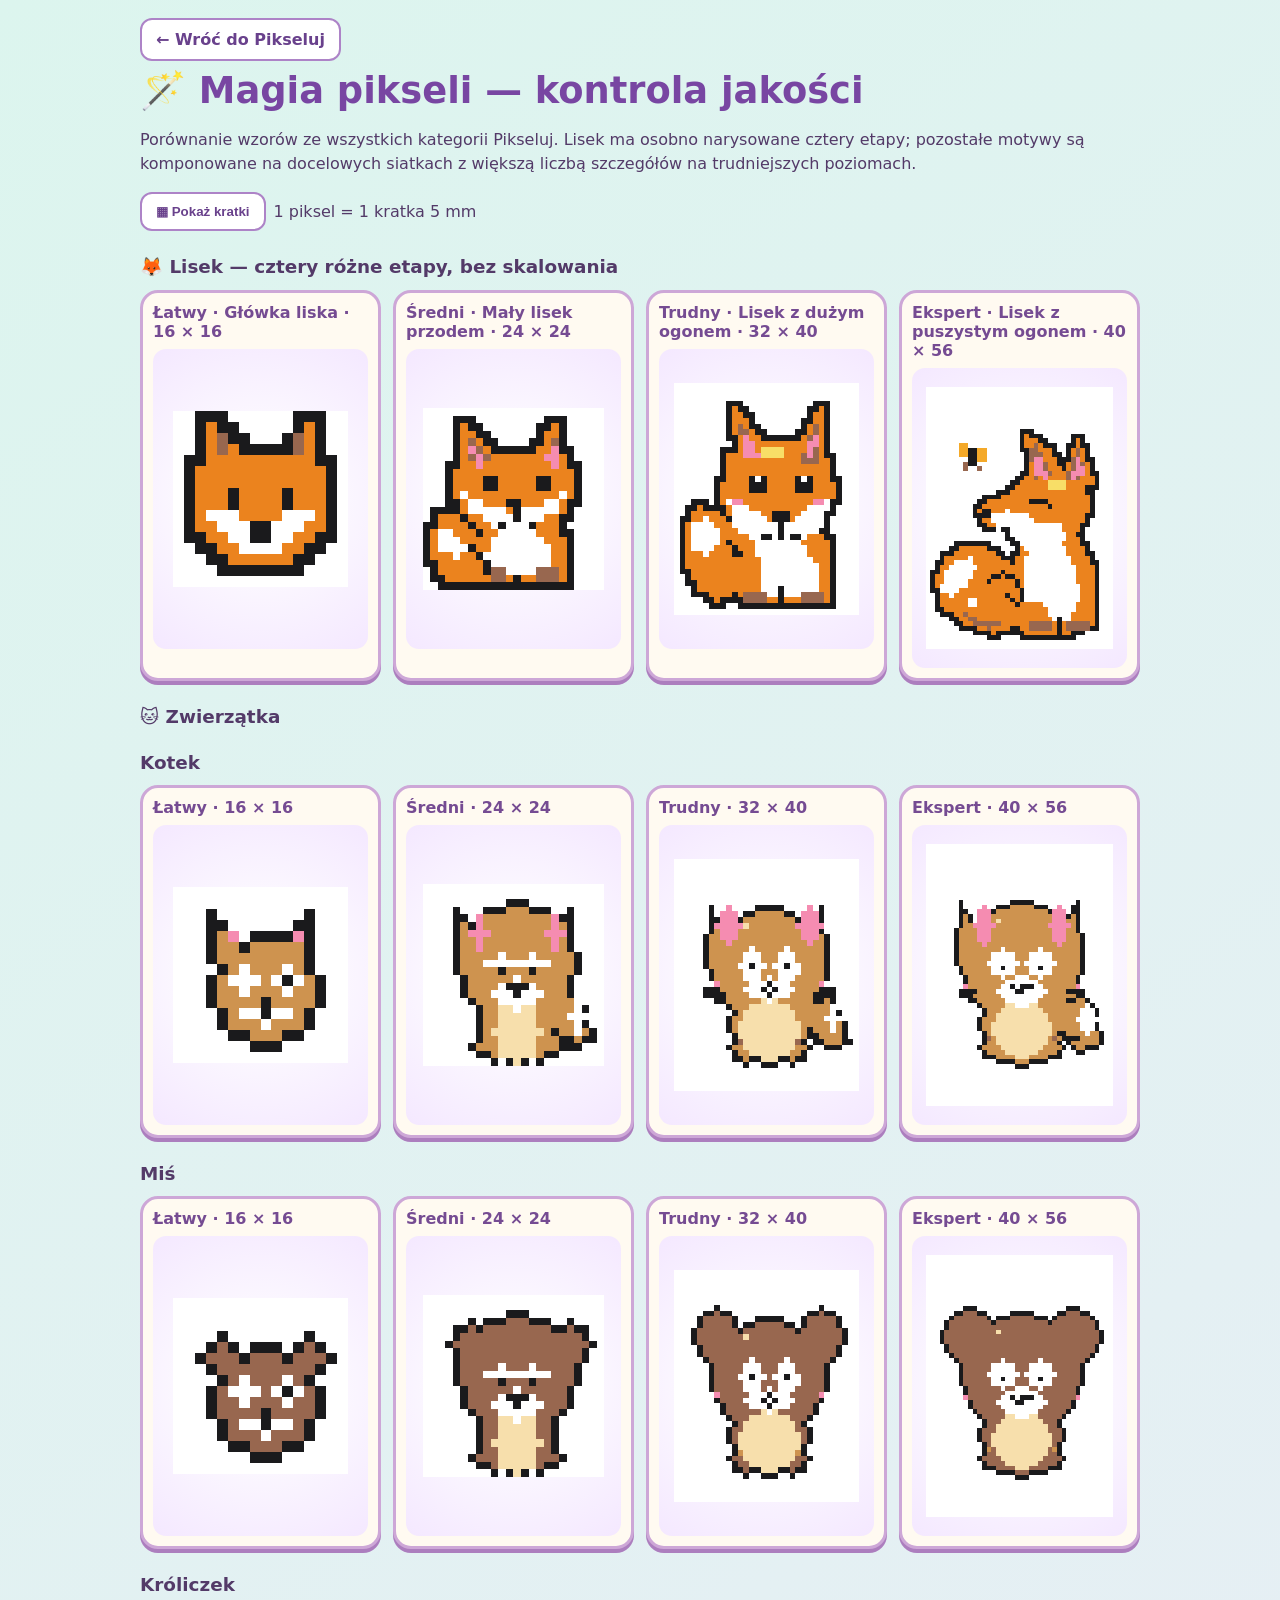
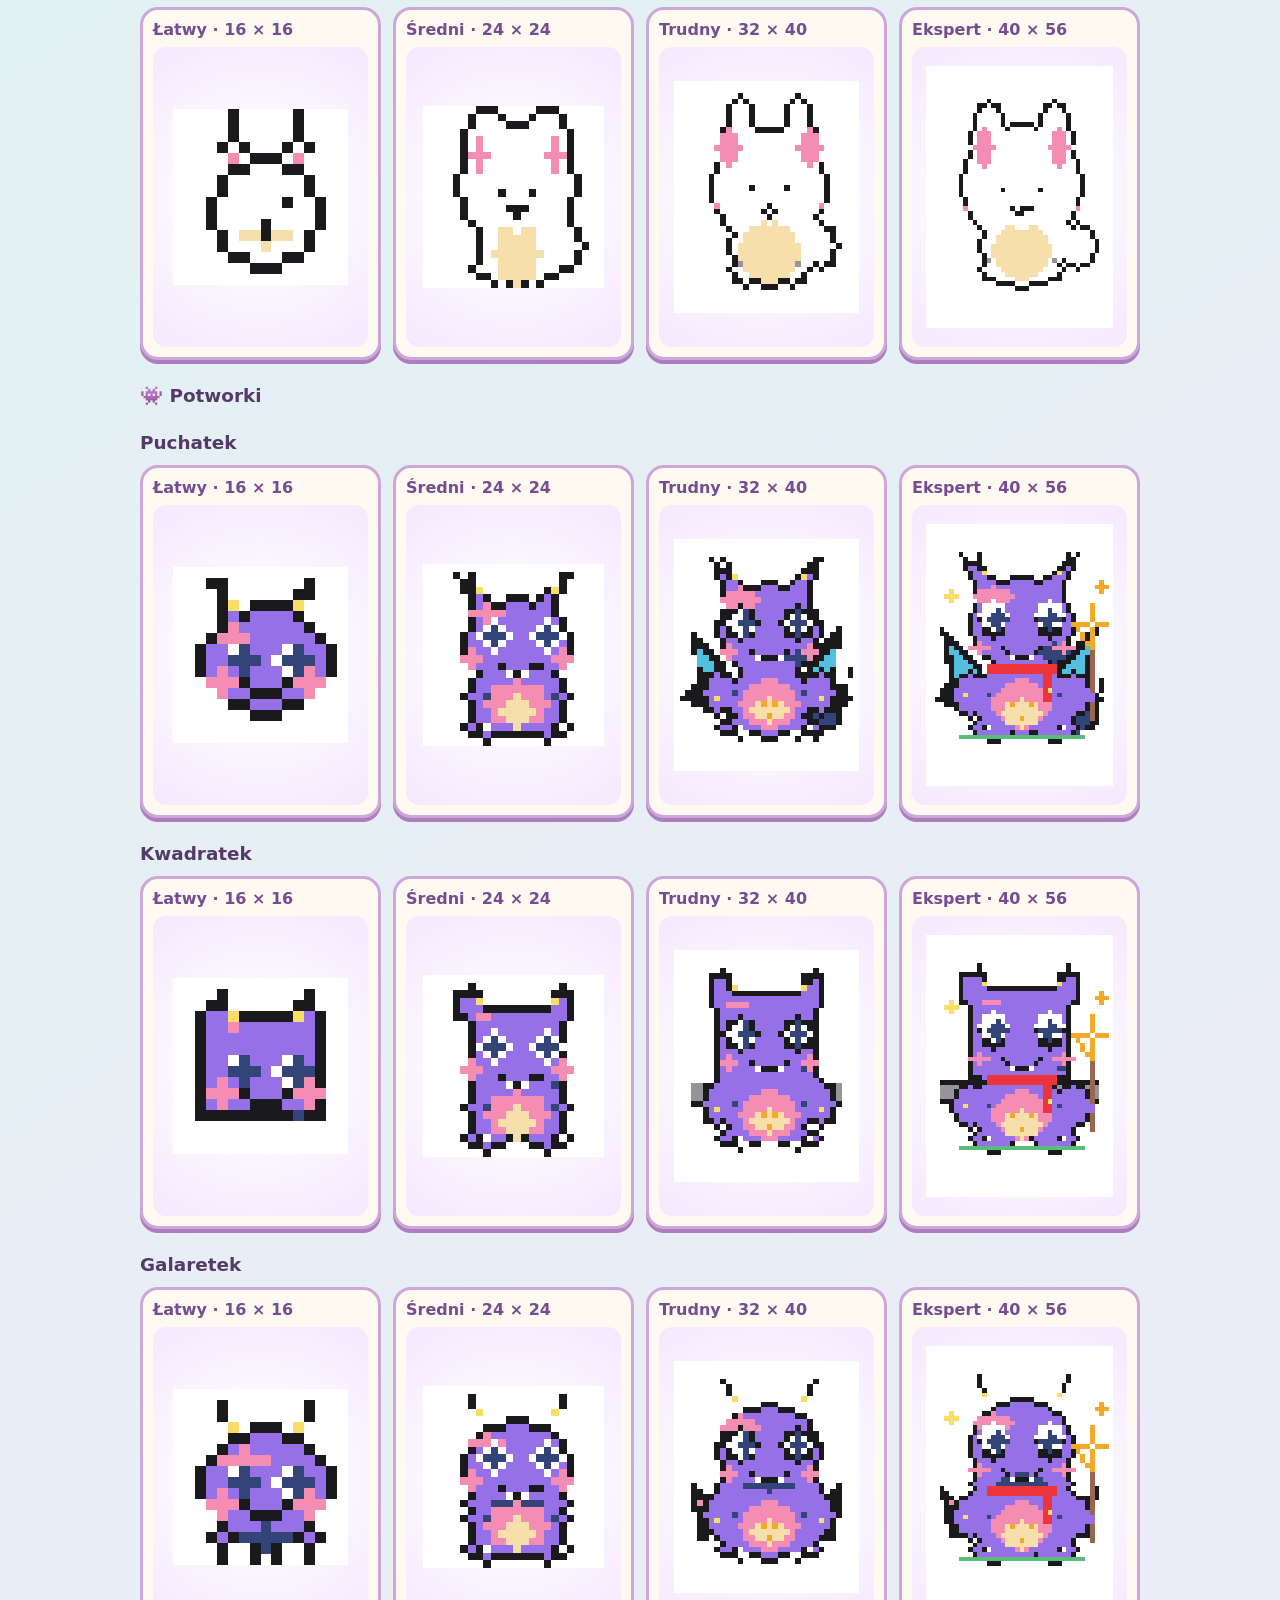
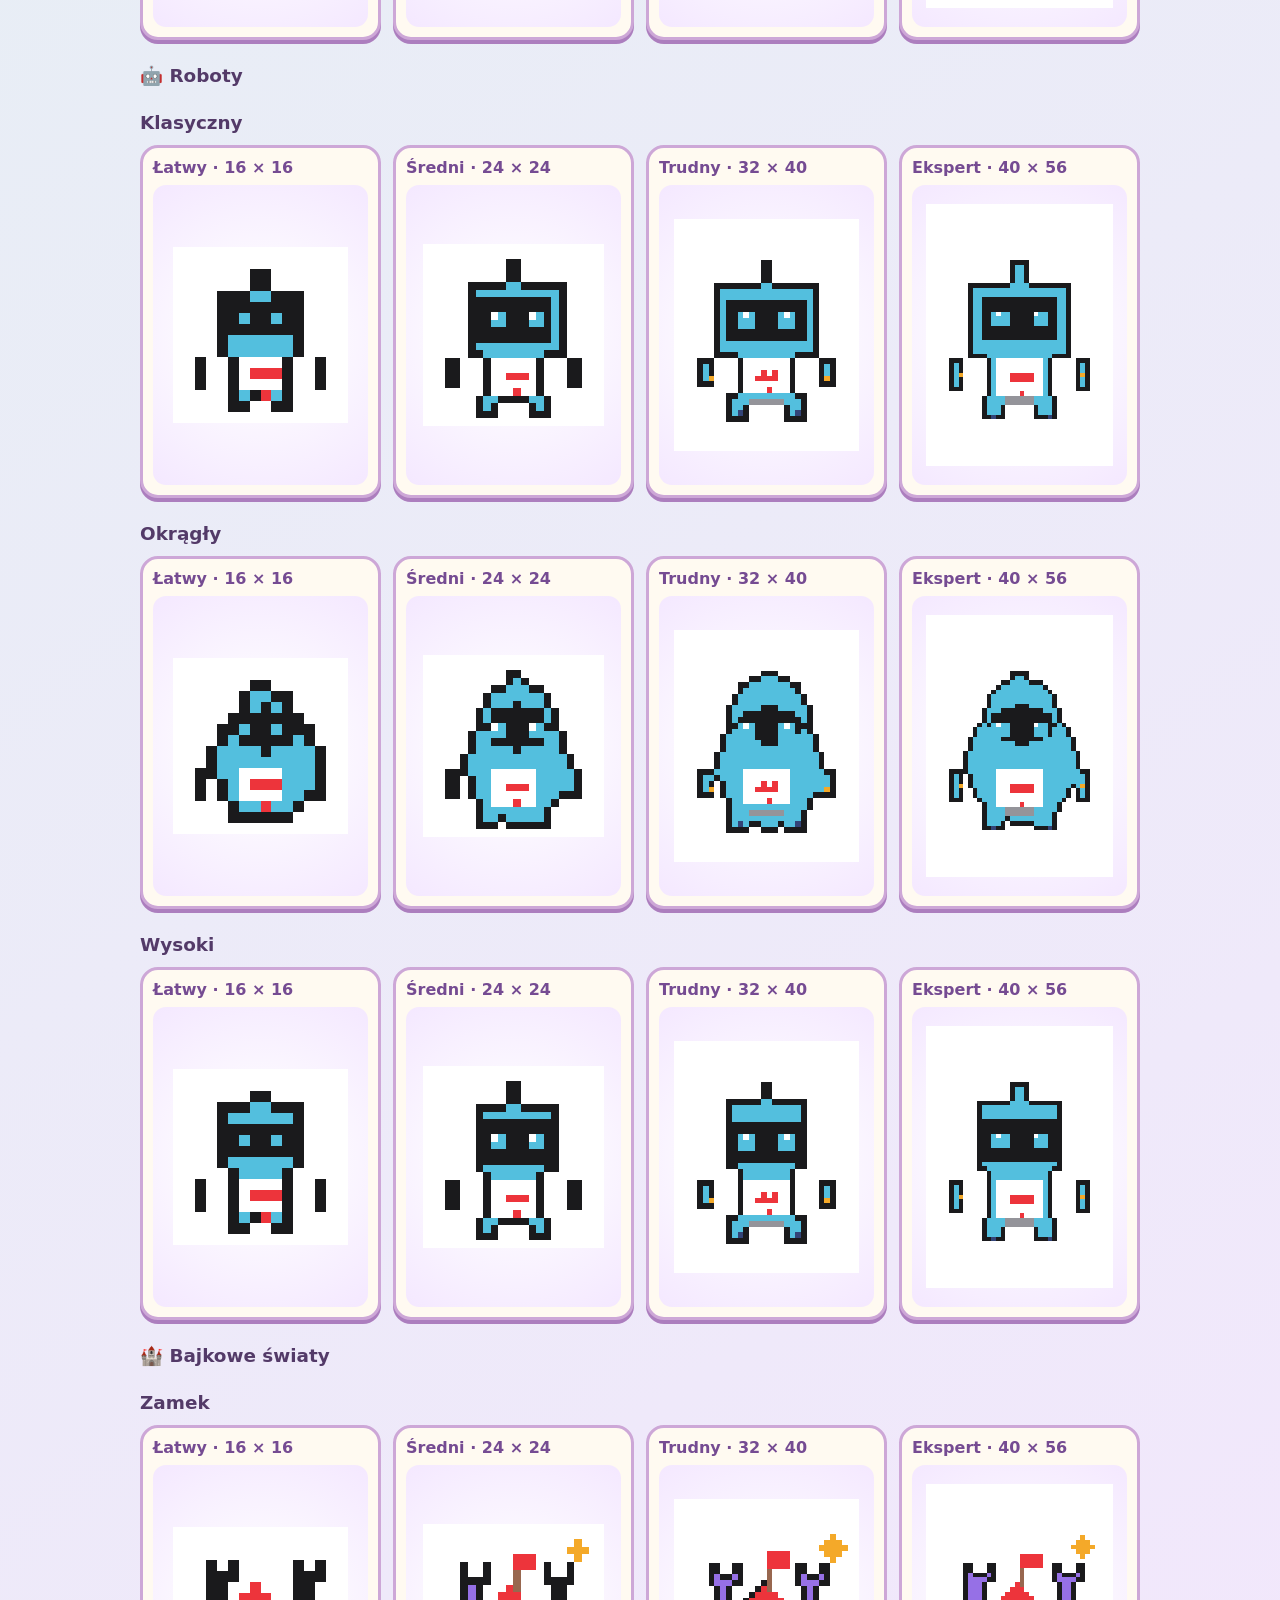
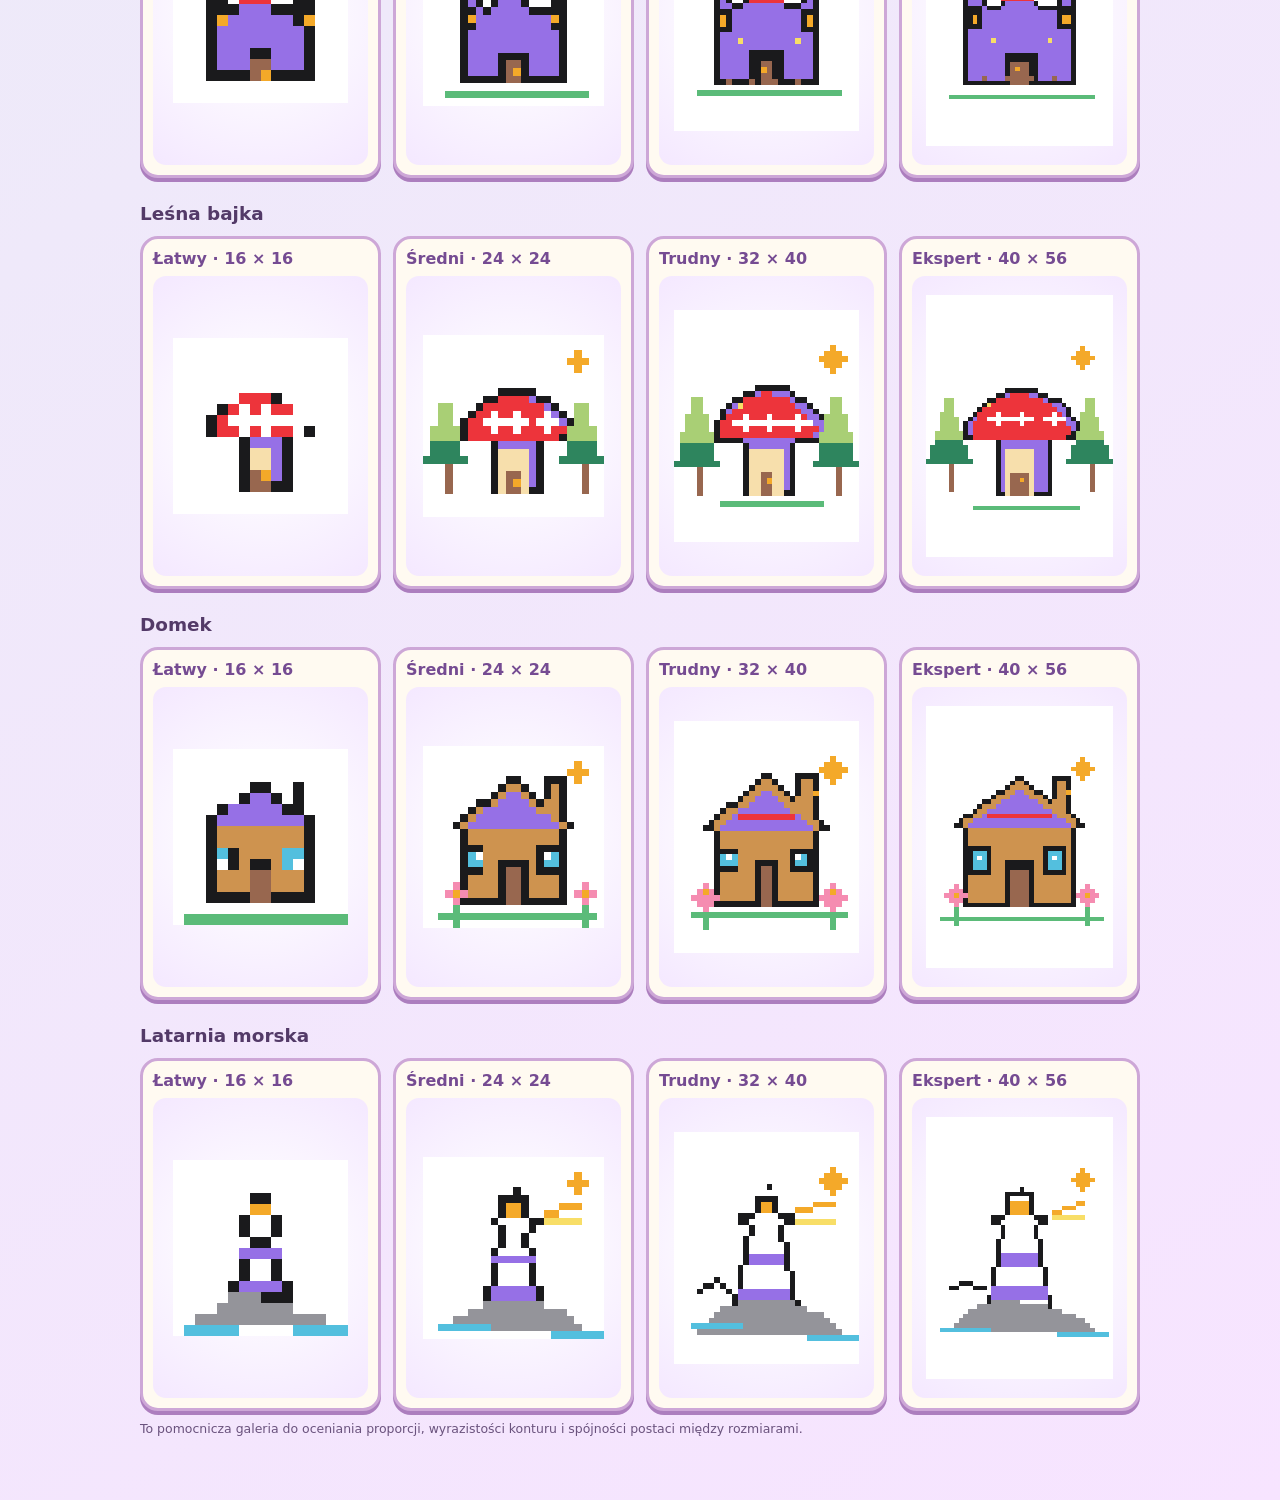
<file: magic-jakosc.html>
<!doctype html>
<html lang="pl"><head><meta charset="utf-8"><meta name="viewport" content="width=device-width,initial-scale=1">
<title>Magiczne piksele · galeria jakości</title>
<style>
:root{color-scheme:light;font-family:system-ui,sans-serif;color:#533a68;background:#e9f5df}
*{box-sizing:border-box}body{margin:0;padding:18px 12px 50px;background:linear-gradient(145deg,#dcf5ee,#f7e4ff);min-height:100vh}
main{width:min(100%,1000px);margin:auto}h1{margin:8px 0;font-size:clamp(1.5rem,5vw,2.3rem);color:#7846a2}p{line-height:1.5}
.bar{display:flex;flex-wrap:wrap;gap:8px;align-items:center;margin:12px 0 22px}
a,button{display:inline-block;padding:10px 14px;border-radius:12px;background:#fff;border:2px solid #ad83c7;color:#69418c;text-decoration:none;font-weight:800;cursor:pointer}
button[aria-pressed="true"]{background:#dbc4f5}h2{font-size:1.15rem;margin:25px 0 12px}
.grid{display:grid;grid-template-columns:repeat(2,minmax(0,1fr));gap:12px}
.card{min-width:0;background:#fffaf1;border:3px solid #cda7d7;box-shadow:0 4px #ac7ebe;border-radius:18px;padding:10px}
.card h3{margin:0 0 8px;font-size:clamp(.78rem,3vw,1rem);color:#754b92}
.art{height:clamp(180px,49vw,300px);display:grid;place-items:center;background:radial-gradient(circle,#fff 15%,#f4e8ff);border-radius:13px;padding:9px}
.art svg{width:100%;height:100%;image-rendering:pixelated}
.art svg .grid-lines{display:none}.with-grid .art svg .grid-lines{display:block}
.note{font-size:.78rem;opacity:.85;line-height:1.4;margin-top:9px}
@media(min-width:700px){.grid{grid-template-columns:repeat(4,minmax(0,1fr))}}
</style></head><body><main>
<a href="./#magiczne">← Wróć do Pikseluj</a><h1>🪄 Magia pikseli — kontrola jakości</h1>
<p>Porównanie wzorów ze wszystkich kategorii Pikseluj. Lisek ma osobno narysowane cztery etapy; pozostałe motywy są komponowane na docelowych siatkach z większą liczbą szczegółów na trudniejszych poziomach.</p>
<div class="bar"><button id="grid" type="button" aria-pressed="false">▦ Pokaż kratki</button>
<span>1 piksel = 1 kratka 5 mm</span></div>
<div id="gallery" aria-live="polite"></div>
<p class="note">To pomocnicza galeria do oceniania proporcji, wyrazistości konturu i spójności postaci między rozmiarami.</p>
</main>
<script src="./magic-premium-core.js?v=premium-v2c"></script>
<script src="./magic-curated-data.js?v=animals-v3b"></script>
<script src="./magic-curated-animals.js?v=animals-v3b"></script>
<script src="./magic-fox-poses-data.js?v=fox-poses-02"></script>
<script src="./magic-fox-poses.js?v=fox-poses-02"></script>
<script src="./magic-fox-stages.js?v=fox-stages-03"></script>
<script src="./magic-story-art.js?v=story-premium-03"></script>
<script src="./magic-premium-worlds.js?v=story-premium-03"></script>
<script>
'use strict';
const palette={k:'#1a1a1c',w:'#ffffff',s:'#94949a',n:'#98674f',e:'#ce934f',c:'#f7dfac',r:'#ed343b',O:'#eb831e',Y:'#f4a929',H:'#f8de67',l:'#a9cf75',g:'#5bbb79',d:'#2e855e',b:'#53bfde',a:'#4a75c9',u:'#334478',v:'#9670e6',p:'#f58cb1',X:'#dc537c',t:'#ffa9ab'};
const categories=[
  ['🐱 Zwierzątka','animals',[['cat','Kotek'],['bear','Miś'],['bunny','Króliczek']]],
  ['👾 Potworki','monsters',[['round','Puchatek'],['square','Kwadratek'],['jelly','Galaretek']]],
  ['🤖 Roboty','robots',[['square','Klasyczny'],['round','Okrągły'],['tall','Wysoki']]],
  ['🏰 Bajkowe światy','worlds',[['castle','Zamek'],['forest','Leśna bajka'],['garden','Domek'],['sea','Latarnia morska']]]
];
const levels=[['easy','Łatwy'],['medium','Średni'],['hard','Trudny'],['expert','Ekspert']];
const gallery=document.getElementById('gallery');
function artSVG(rows){
 const ns='http://www.w3.org/2000/svg',svg=document.createElementNS(ns,'svg'),w=rows[0].length,h=rows.length;
 svg.setAttribute('viewBox','-1 -1 '+(w+2)+' '+(h+2));svg.setAttribute('shape-rendering','crispEdges');
 const background=document.createElementNS(ns,'rect');background.setAttribute('x',0);background.setAttribute('y',0);background.setAttribute('width',w);background.setAttribute('height',h);background.setAttribute('fill','#ffffff');svg.append(background);
 const paths=new Map();
 rows.forEach((row,y)=>{for(let x=0;x<row.length;x++){const c=row[x];if(c==='.')continue;paths.set(c,(paths.get(c)||'')+'M'+x+' '+y+'h1v1h-1z');}});
 for(const [color,path] of paths){const node=document.createElementNS(ns,'path');node.setAttribute('d',path);node.setAttribute('fill',palette[color]||'#333');svg.append(node);}
 const grid=document.createElementNS(ns,'path');grid.classList.add('grid-lines');const line=[];
 for(let x=0;x<=w;x++)line.push('M'+x+' 0v'+h);
 for(let y=0;y<=h;y++)line.push('M0 '+y+'h'+w);
 grid.setAttribute('d',line.join(''));grid.setAttribute('stroke','#38204b');grid.setAttribute('stroke-opacity','.22');grid.setAttribute('stroke-width','.035');grid.setAttribute('fill','none');svg.append(grid);
 return svg;
}
const foxTitle=document.createElement('h2');
foxTitle.textContent='🦊 Lisek — cztery różne etapy, bez skalowania';
gallery.append(foxTitle);
const foxGrid=document.createElement('div');foxGrid.className='grid';
for(const [level,levelLabel] of levels){
 const rows=MagicFoxStages.render({color:'natural',scene:'none'},level);
 const card=document.createElement('article');card.className='card';
 const h3=document.createElement('h3');
 h3.textContent=levelLabel+' · '+MagicFoxStages.descriptions[level]+' · '+rows[0].length+' × '+rows.length;
 const art=document.createElement('div');art.className='art';art.append(artSVG(rows));
 card.append(h3,art);foxGrid.append(card);
}
gallery.append(foxGrid);
for(const [heading,category,kinds] of categories){
 const sectionTitle=document.createElement('h2');
 sectionTitle.textContent=heading;gallery.append(sectionTitle);
 for(const [kind,label] of kinds){
  const title=document.createElement('h2');title.textContent=label;gallery.append(title);
  const section=document.createElement('div');section.className='grid';
  for(const [level,levelLabel] of levels){
   const opts={
    kind,color:category==='animals'?'natural':category==='robots'?'b':'v',
    eyes:category==='monsters'?'two':category==='robots'?'dots':category==='worlds'?'day':'sparkle',
    mouth:category==='robots'?'heart':'smile',
    extra:category==='monsters'?'horns':category==='robots'?'one':'none',
    scene:'none'
   };
   const rows=MagicPremiumArt.render(category,opts,level);
   const card=document.createElement('article');card.className='card';
   const h3=document.createElement('h3');h3.textContent=levelLabel+' · '+rows[0].length+' × '+rows.length;
   const art=document.createElement('div');art.className='art';art.append(artSVG(rows));
   card.append(h3,art);section.append(card);
  }
  gallery.append(section);
 }
}
document.getElementById('grid').addEventListener('click',()=>{
 const pressed=document.getElementById('grid').getAttribute('aria-pressed')==='true';
 document.getElementById('grid').setAttribute('aria-pressed',String(!pressed));
 document.getElementById('grid').textContent=pressed?'▦ Pokaż kratki':'✨ Ukryj kratki';
 gallery.classList.toggle('with-grid',!pressed);
});
</script></body></html>
</file>
